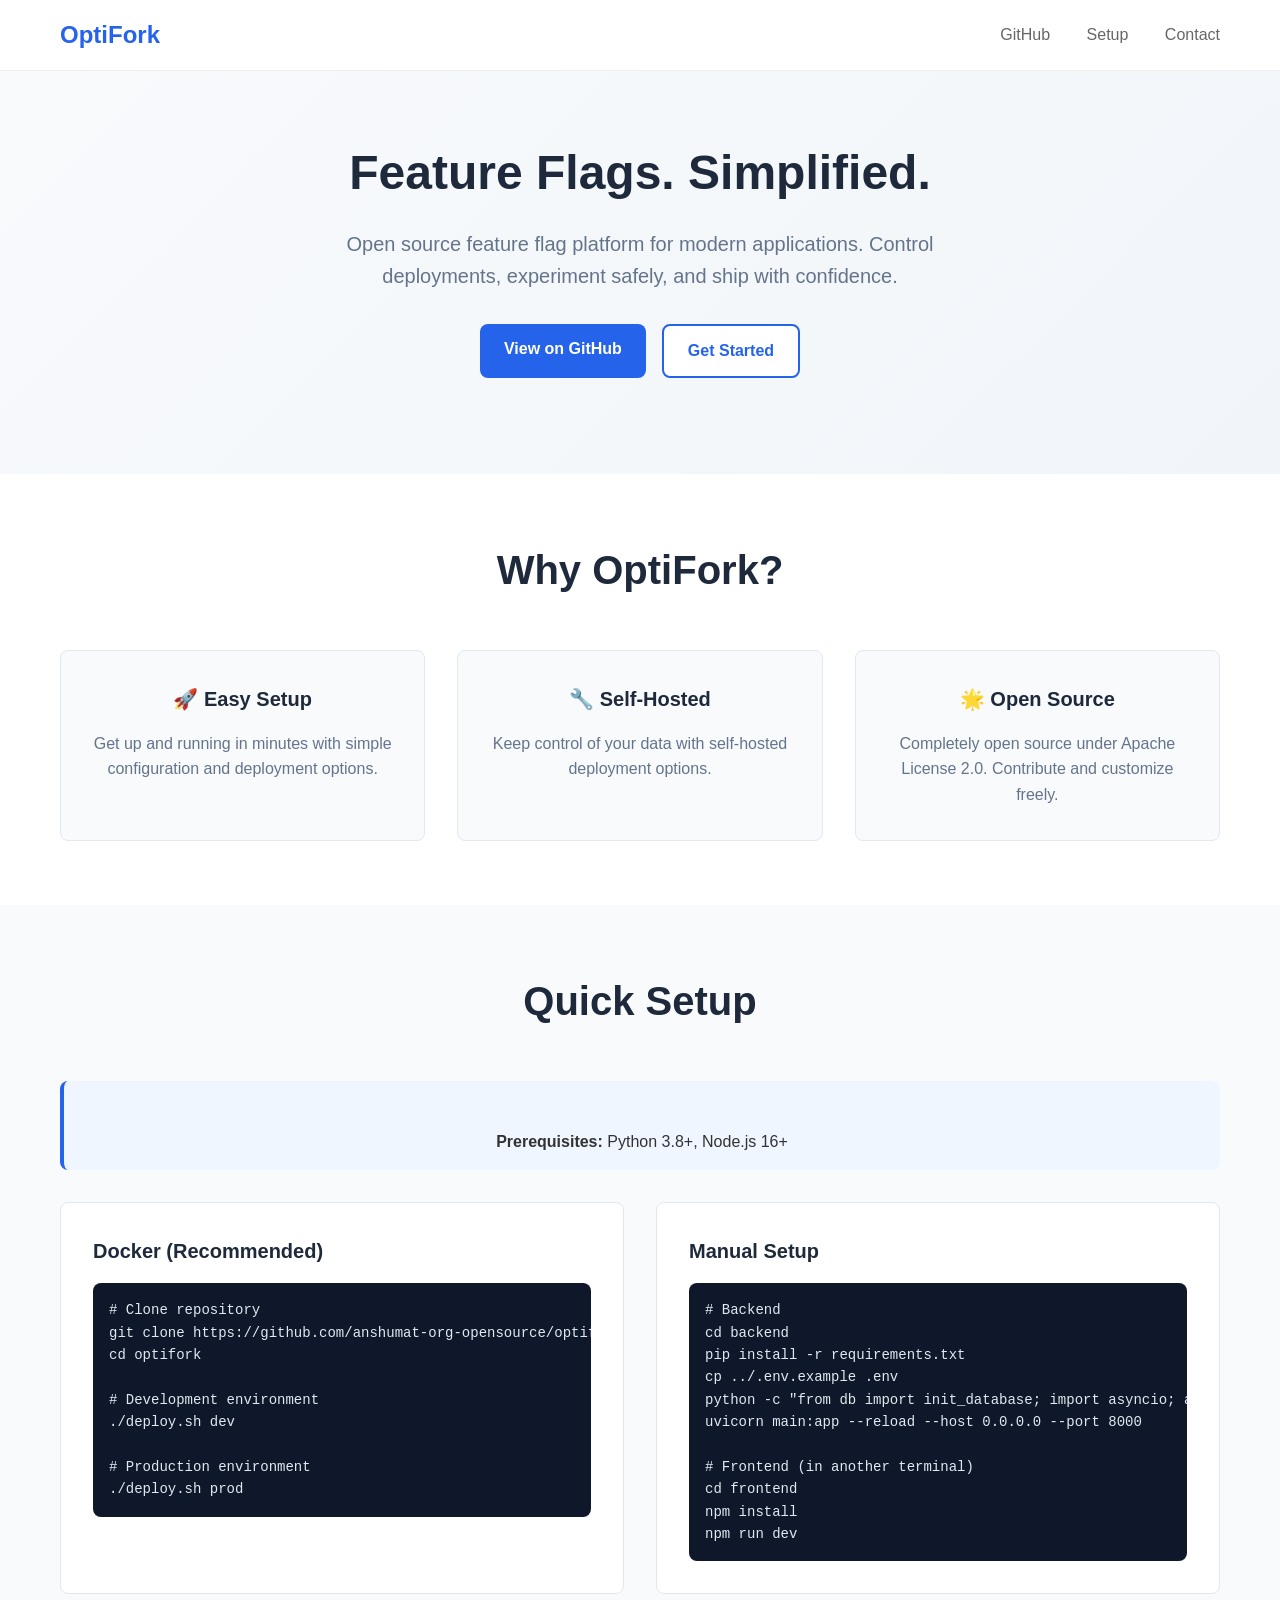
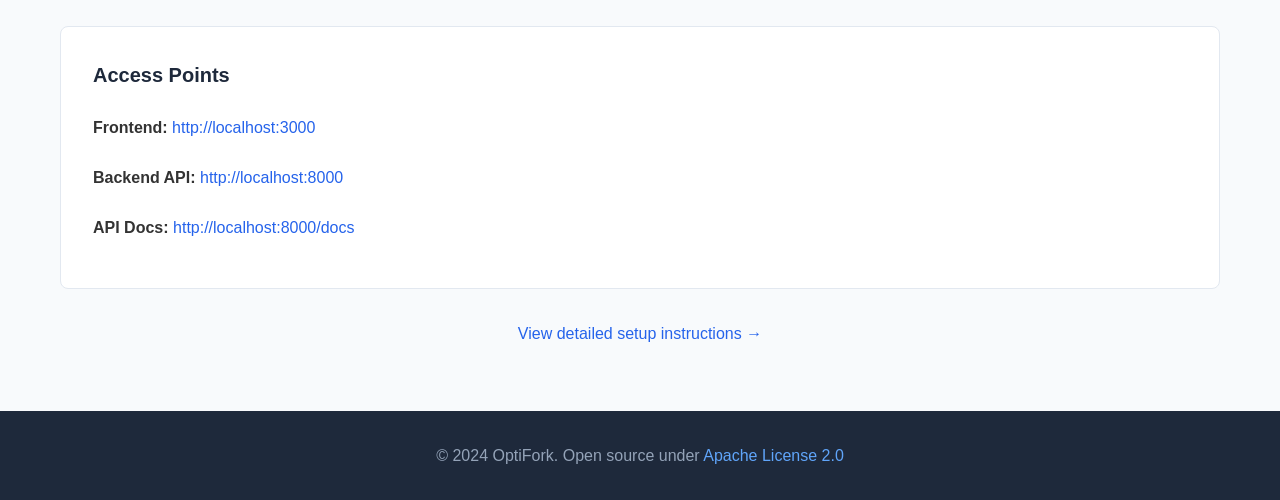
<file: index.html>
<!DOCTYPE html>
<html lang="en">
<head>
    <meta charset="UTF-8">
    <meta name="viewport" content="width=device-width, initial-scale=1.0">
    <title>OptiFork - Open Source Feature Flag Platform</title>
    <link rel="stylesheet" href="style.css">
    
    <!-- Google Analytics -->
    <script async src="https://www.googletagmanager.com/gtag/js?id=GA_TRACKING_ID"></script>
    <script>
      window.dataLayer = window.dataLayer || [];
      function gtag(){dataLayer.push(arguments);}
      gtag('js', new Date());
      gtag('config', 'GA_TRACKING_ID');
    </script>

    <!-- Hotjar Tracking (for heatmaps and user behavior) -->
    <script>
        (function(h,o,t,j,a,r){
            h.hj=h.hj||function(){(h.hj.q=h.hj.q||[]).push(arguments)};
            h._hjSettings={hjid:YOUR_HOTJAR_ID,hjsv:6};
            a=o.getElementsByTagName('head')[0];
            r=o.createElement('script');r.async=1;
            r.src=t+h._hjSettings.hjid+j+h._hjSettings.hjsv;
            a.appendChild(r);
        })(window,document,'https://static.hotjar.com/c/hotjar-','.js?sv=');
    </script>

    <!-- Microsoft Clarity (free user behavior analytics) -->
    <script type="text/javascript">
        (function(c,l,a,r,i,t,y){
            c[a]=c[a]||function(){(c[a].q=c[a].q||[]).push(arguments)};
            t=l.createElement(r);t.async=1;t.src="https://www.clarity.ms/tag/"+i;
            y=l.getElementsByTagName(r)[0];y.parentNode.insertBefore(t,y);
        })(window, document, "clarity", "script", "YOUR_CLARITY_ID");
    </script>
</head>
<body>
    <header>
        <div class="container">
            <h1 class="logo">OptiFork</h1>
            <nav>
                <a href="https://github.com/anshumat-org-opensource/optifork" target="_blank">GitHub</a>
                <a href="#setup">Setup</a>
                <a href="contact.html">Contact</a>
            </nav>
        </div>
    </header>

    <main>
        <section class="hero">
            <div class="container">
                <h1>Feature Flags. Simplified.</h1>
                <p>Open source feature flag platform for modern applications. Control deployments, experiment safely, and ship with confidence.</p>
                <div class="cta-buttons">
                    <a href="https://github.com/anshumat-org-opensource/optifork" class="btn btn-primary" target="_blank">View on GitHub</a>
                    <a href="#setup" class="btn btn-secondary">Get Started</a>
                </div>
            </div>
        </section>

        <section id="features" class="features">
            <div class="container">
                <h2>Why OptiFork?</h2>
                <div class="feature-grid">
                    <div class="feature">
                        <h3>🚀 Easy Setup</h3>
                        <p>Get up and running in minutes with simple configuration and deployment options.</p>
                    </div>
                    <div class="feature">
                        <h3>🔧 Self-Hosted</h3>
                        <p>Keep control of your data with self-hosted deployment options.</p>
                    </div>
                    <div class="feature">
                        <h3>🌟 Open Source</h3>
                        <p>Completely open source under Apache License 2.0. Contribute and customize freely.</p>
                    </div>
                </div>
            </div>
        </section>

        <section id="setup" class="setup">
            <div class="container">
                <h2>Quick Setup</h2>
                <div class="setup-info">
                    <p><strong>Prerequisites:</strong> Python 3.8+, Node.js 16+</p>
                </div>
                <div class="setup-options">
                    <div class="setup-option">
                        <h3>Docker (Recommended)</h3>
                        <pre><code># Clone repository
git clone https://github.com/anshumat-org-opensource/optifork.git
cd optifork

# Development environment
./deploy.sh dev

# Production environment
./deploy.sh prod</code></pre>
                    </div>
                    <div class="setup-option">
                        <h3>Manual Setup</h3>
                        <pre><code># Backend
cd backend
pip install -r requirements.txt
cp ../.env.example .env
python -c "from db import init_database; import asyncio; asyncio.run(init_database())"
uvicorn main:app --reload --host 0.0.0.0 --port 8000

# Frontend (in another terminal)
cd frontend
npm install
npm run dev</code></pre>
                    </div>
                </div>
                <div class="access-points">
                    <h3>Access Points</h3>
                    <ul>
                        <li><strong>Frontend:</strong> <a href="http://localhost:3000" target="_blank">http://localhost:3000</a></li>
                        <li><strong>Backend API:</strong> <a href="http://localhost:8000" target="_blank">http://localhost:8000</a></li>
                        <li><strong>API Docs:</strong> <a href="http://localhost:8000/docs" target="_blank">http://localhost:8000/docs</a></li>
                    </ul>
                </div>
                <p><a href="https://github.com/anshumat-org-opensource/optifork#readme" target="_blank">View detailed setup instructions →</a></p>
            </div>
        </section>
    </main>

    <footer>
        <div class="container">
            <p>&copy; 2024 OptiFork. Open source under <a href="https://github.com/anshumat-org-opensource/optifork/blob/main/LICENSE" target="_blank">Apache License 2.0</a></p>
        </div>
    </footer>
</body>
</html>
</file>
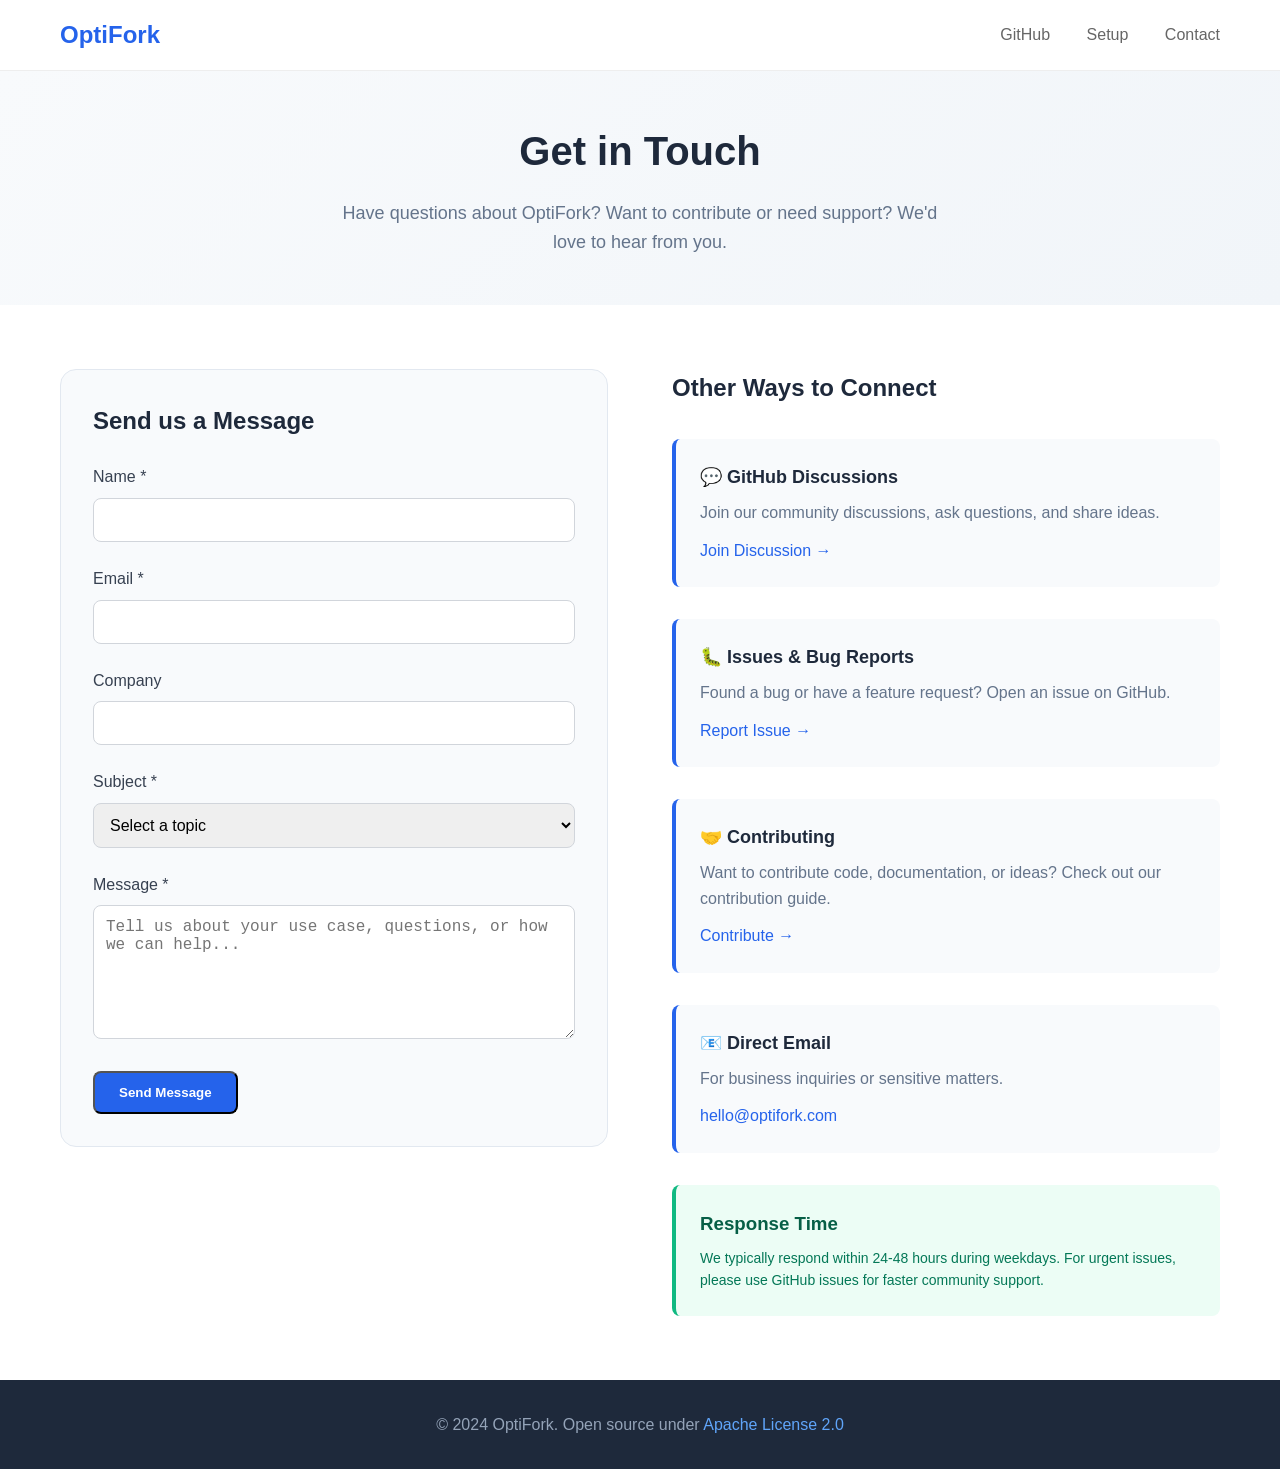
<file: contact.html>
<!DOCTYPE html>
<html lang="en">
<head>
    <meta charset="UTF-8">
    <meta name="viewport" content="width=device-width, initial-scale=1.0">
    <title>Contact Us - OptiFork</title>
    <link rel="stylesheet" href="style.css">
</head>
<body>
    <header>
        <div class="container">
            <h1 class="logo"><a href="index.html">OptiFork</a></h1>
            <nav>
                <a href="https://github.com/anshumat-org-opensource/optifork" target="_blank">GitHub</a>
                <a href="index.html#setup">Setup</a>
                <a href="contact.html">Contact</a>
            </nav>
        </div>
    </header>

    <main>
        <section class="contact-hero">
            <div class="container">
                <h1>Get in Touch</h1>
                <p>Have questions about OptiFork? Want to contribute or need support? We'd love to hear from you.</p>
            </div>
        </section>

        <section class="contact-content">
            <div class="container">
                <div class="contact-grid">
                    <div class="contact-form">
                        <h2>Send us a Message</h2>
                        <form id="contact-form" action="https://formspree.io/f/YOUR_FORM_ID" method="POST">
                            <div class="form-group">
                                <label for="name">Name *</label>
                                <input type="text" id="name" name="name" required>
                            </div>
                            <div class="form-group">
                                <label for="email">Email *</label>
                                <input type="email" id="email" name="email" required>
                            </div>
                            <div class="form-group">
                                <label for="company">Company</label>
                                <input type="text" id="company" name="company">
                            </div>
                            <div class="form-group">
                                <label for="subject">Subject *</label>
                                <select id="subject" name="subject" required>
                                    <option value="">Select a topic</option>
                                    <option value="general">General Inquiry</option>
                                    <option value="support">Technical Support</option>
                                    <option value="contribution">Contributing to OptiFork</option>
                                    <option value="partnership">Partnership/Business</option>
                                    <option value="bug">Bug Report</option>
                                    <option value="feature">Feature Request</option>
                                </select>
                            </div>
                            <div class="form-group">
                                <label for="message">Message *</label>
                                <textarea id="message" name="message" rows="6" required placeholder="Tell us about your use case, questions, or how we can help..."></textarea>
                            </div>
                            <button type="submit" class="btn btn-primary">Send Message</button>
                        </form>
                    </div>

                    <div class="contact-info">
                        <h2>Other Ways to Connect</h2>
                        
                        <div class="contact-method">
                            <h3>💬 GitHub Discussions</h3>
                            <p>Join our community discussions, ask questions, and share ideas.</p>
                            <a href="https://github.com/anshumat-org-opensource/optifork/discussions" target="_blank" class="contact-link">Join Discussion →</a>
                        </div>

                        <div class="contact-method">
                            <h3>🐛 Issues & Bug Reports</h3>
                            <p>Found a bug or have a feature request? Open an issue on GitHub.</p>
                            <a href="https://github.com/anshumat-org-opensource/optifork/issues" target="_blank" class="contact-link">Report Issue →</a>
                        </div>

                        <div class="contact-method">
                            <h3>🤝 Contributing</h3>
                            <p>Want to contribute code, documentation, or ideas? Check out our contribution guide.</p>
                            <a href="https://github.com/anshumat-org-opensource/optifork/blob/main/CONTRIBUTING.md" target="_blank" class="contact-link">Contribute →</a>
                        </div>

                        <div class="contact-method">
                            <h3>📧 Direct Email</h3>
                            <p>For business inquiries or sensitive matters.</p>
                            <a href="mailto:hello@optifork.com" class="contact-link">hello@optifork.com</a>
                        </div>

                        <div class="response-time">
                            <h3>Response Time</h3>
                            <p>We typically respond within 24-48 hours during weekdays. For urgent issues, please use GitHub issues for faster community support.</p>
                        </div>
                    </div>
                </div>
            </div>
        </section>
    </main>

    <footer>
        <div class="container">
            <p>&copy; 2024 OptiFork. Open source under <a href="https://github.com/anshumat-org-opensource/optifork/blob/main/LICENSE" target="_blank">Apache License 2.0</a></p>
        </div>
    </footer>

    <!-- Form submission handler -->
    <script>
        document.getElementById('contact-form').addEventListener('submit', function(e) {
            e.preventDefault();
            
            // You can replace this with your actual form handling
            // For now, it shows a success message
            alert('Thank you for your message! We\'ll get back to you soon.');
            
            // Reset form
            this.reset();
        });
    </script>
</body>
</html>
</file>
<file: style.css>
* {
    margin: 0;
    padding: 0;
    box-sizing: border-box;
}

body {
    font-family: -apple-system, BlinkMacSystemFont, 'Segoe UI', Roboto, sans-serif;
    line-height: 1.6;
    color: #333;
    background-color: #fff;
}

.container {
    max-width: 1200px;
    margin: 0 auto;
    padding: 0 20px;
}

/* Header */
header {
    background: #fff;
    border-bottom: 1px solid #eee;
    position: sticky;
    top: 0;
    z-index: 100;
}

header .container {
    display: flex;
    justify-content: space-between;
    align-items: center;
    padding: 1rem 20px;
}

.logo {
    font-size: 1.5rem;
    font-weight: bold;
    color: #2563eb;
}

nav a {
    text-decoration: none;
    color: #666;
    margin-left: 2rem;
    font-weight: 500;
    transition: color 0.3s;
}

nav a:hover {
    color: #2563eb;
}

/* Hero Section */
.hero {
    text-align: center;
    padding: 4rem 0 6rem;
    background: linear-gradient(135deg, #f8fafc 0%, #f1f5f9 100%);
}

.hero h1 {
    font-size: 3rem;
    font-weight: bold;
    margin-bottom: 1rem;
    color: #1e293b;
}

.hero p {
    font-size: 1.25rem;
    color: #64748b;
    margin-bottom: 2rem;
    max-width: 600px;
    margin-left: auto;
    margin-right: auto;
}

.cta-buttons {
    display: flex;
    gap: 1rem;
    justify-content: center;
    flex-wrap: wrap;
}

.btn {
    display: inline-block;
    padding: 0.75rem 1.5rem;
    text-decoration: none;
    border-radius: 0.5rem;
    font-weight: 600;
    transition: all 0.3s;
}

.btn-primary {
    background: #2563eb;
    color: white;
}

.btn-primary:hover {
    background: #1d4ed8;
    transform: translateY(-1px);
}

.btn-secondary {
    background: white;
    color: #2563eb;
    border: 2px solid #2563eb;
}

.btn-secondary:hover {
    background: #2563eb;
    color: white;
    transform: translateY(-1px);
}

/* Features Section */
.features {
    padding: 4rem 0;
    background: white;
}

.features h2 {
    text-align: center;
    font-size: 2.5rem;
    margin-bottom: 3rem;
    color: #1e293b;
}

.feature-grid {
    display: grid;
    grid-template-columns: repeat(auto-fit, minmax(300px, 1fr));
    gap: 2rem;
}

.feature {
    text-align: center;
    padding: 2rem;
    border-radius: 0.5rem;
    background: #f8fafc;
    border: 1px solid #e2e8f0;
}

.feature h3 {
    font-size: 1.25rem;
    margin-bottom: 1rem;
    color: #1e293b;
}

.feature p {
    color: #64748b;
}

/* Setup Section */
.setup {
    padding: 4rem 0;
    background: #f8fafc;
}

.setup h2 {
    text-align: center;
    font-size: 2.5rem;
    margin-bottom: 3rem;
    color: #1e293b;
}

.setup-options {
    display: grid;
    grid-template-columns: repeat(auto-fit, minmax(400px, 1fr));
    gap: 2rem;
    margin-bottom: 2rem;
}

.setup-option {
    background: white;
    padding: 2rem;
    border-radius: 0.5rem;
    border: 1px solid #e2e8f0;
}

.setup-option h3 {
    font-size: 1.25rem;
    margin-bottom: 1rem;
    color: #1e293b;
}

pre {
    background: #0f172a;
    color: #e2e8f0;
    padding: 1rem;
    border-radius: 0.5rem;
    overflow-x: auto;
    font-size: 0.875rem;
}

.setup-info {
    text-align: center;
    margin-bottom: 2rem;
    padding: 1rem;
    background: #eff6ff;
    border-radius: 0.5rem;
    border-left: 4px solid #2563eb;
}

.access-points {
    background: white;
    padding: 2rem;
    border-radius: 0.5rem;
    border: 1px solid #e2e8f0;
    margin-bottom: 2rem;
}

.access-points h3 {
    font-size: 1.25rem;
    margin-bottom: 1rem;
    color: #1e293b;
}

.access-points ul {
    list-style: none;
    margin: 0;
    padding: 0;
}

.access-points li {
    margin-bottom: 0.5rem;
    padding: 0.5rem 0;
}

.access-points a {
    color: #2563eb;
    text-decoration: none;
}

.access-points a:hover {
    text-decoration: underline;
}

.setup p {
    text-align: center;
    margin-top: 2rem;
}

.setup a {
    color: #2563eb;
    text-decoration: none;
    font-weight: 500;
}

.setup a:hover {
    text-decoration: underline;
}

/* Footer */
footer {
    background: #1e293b;
    color: #94a3b8;
    text-align: center;
    padding: 2rem 0;
}

footer a {
    color: #60a5fa;
    text-decoration: none;
}

footer a:hover {
    text-decoration: underline;
}

/* Contact Page Styles */
.logo a {
    color: inherit;
    text-decoration: none;
}

.contact-hero {
    text-align: center;
    padding: 3rem 0;
    background: linear-gradient(135deg, #f8fafc 0%, #f1f5f9 100%);
}

.contact-hero h1 {
    font-size: 2.5rem;
    font-weight: bold;
    margin-bottom: 1rem;
    color: #1e293b;
}

.contact-hero p {
    font-size: 1.125rem;
    color: #64748b;
    max-width: 600px;
    margin: 0 auto;
}

.contact-content {
    padding: 4rem 0;
    background: white;
}

.contact-grid {
    display: grid;
    grid-template-columns: 1fr 1fr;
    gap: 4rem;
    align-items: start;
}

.contact-form {
    background: #f8fafc;
    padding: 2rem;
    border-radius: 1rem;
    border: 1px solid #e2e8f0;
}

.contact-form h2 {
    color: #1e293b;
    margin-bottom: 1.5rem;
    font-size: 1.5rem;
}

.form-group {
    margin-bottom: 1.5rem;
}

.form-group label {
    display: block;
    margin-bottom: 0.5rem;
    color: #374151;
    font-weight: 500;
}

.form-group input,
.form-group select,
.form-group textarea {
    width: 100%;
    padding: 0.75rem;
    border: 1px solid #d1d5db;
    border-radius: 0.5rem;
    font-size: 1rem;
    transition: border-color 0.3s;
}

.form-group input:focus,
.form-group select:focus,
.form-group textarea:focus {
    outline: none;
    border-color: #2563eb;
    box-shadow: 0 0 0 3px rgba(37, 99, 235, 0.1);
}

.contact-info h2 {
    color: #1e293b;
    margin-bottom: 2rem;
    font-size: 1.5rem;
}

.contact-method {
    margin-bottom: 2rem;
    padding: 1.5rem;
    background: #f8fafc;
    border-radius: 0.5rem;
    border-left: 4px solid #2563eb;
}

.contact-method h3 {
    color: #1e293b;
    margin-bottom: 0.5rem;
    font-size: 1.125rem;
}

.contact-method p {
    color: #64748b;
    margin-bottom: 0.75rem;
}

.contact-link {
    color: #2563eb;
    text-decoration: none;
    font-weight: 500;
}

.contact-link:hover {
    text-decoration: underline;
}

.response-time {
    background: #ecfdf5;
    border-left: 4px solid #10b981;
    padding: 1.5rem;
    border-radius: 0.5rem;
}

.response-time h3 {
    color: #065f46;
    margin-bottom: 0.5rem;
}

.response-time p {
    color: #047857;
    font-size: 0.875rem;
}

/* Responsive Design */
@media (max-width: 768px) {
    .hero h1 {
        font-size: 2rem;
    }
    
    .hero p {
        font-size: 1rem;
    }
    
    .features h2,
    .setup h2 {
        font-size: 2rem;
    }
    
    .cta-buttons {
        flex-direction: column;
        align-items: center;
    }
    
    .btn {
        width: 200px;
    }
    
    nav a {
        margin-left: 1rem;
    }
    
    .setup-options {
        grid-template-columns: 1fr;
    }
    
    .contact-grid {
        grid-template-columns: 1fr;
        gap: 2rem;
    }
}
</file>
